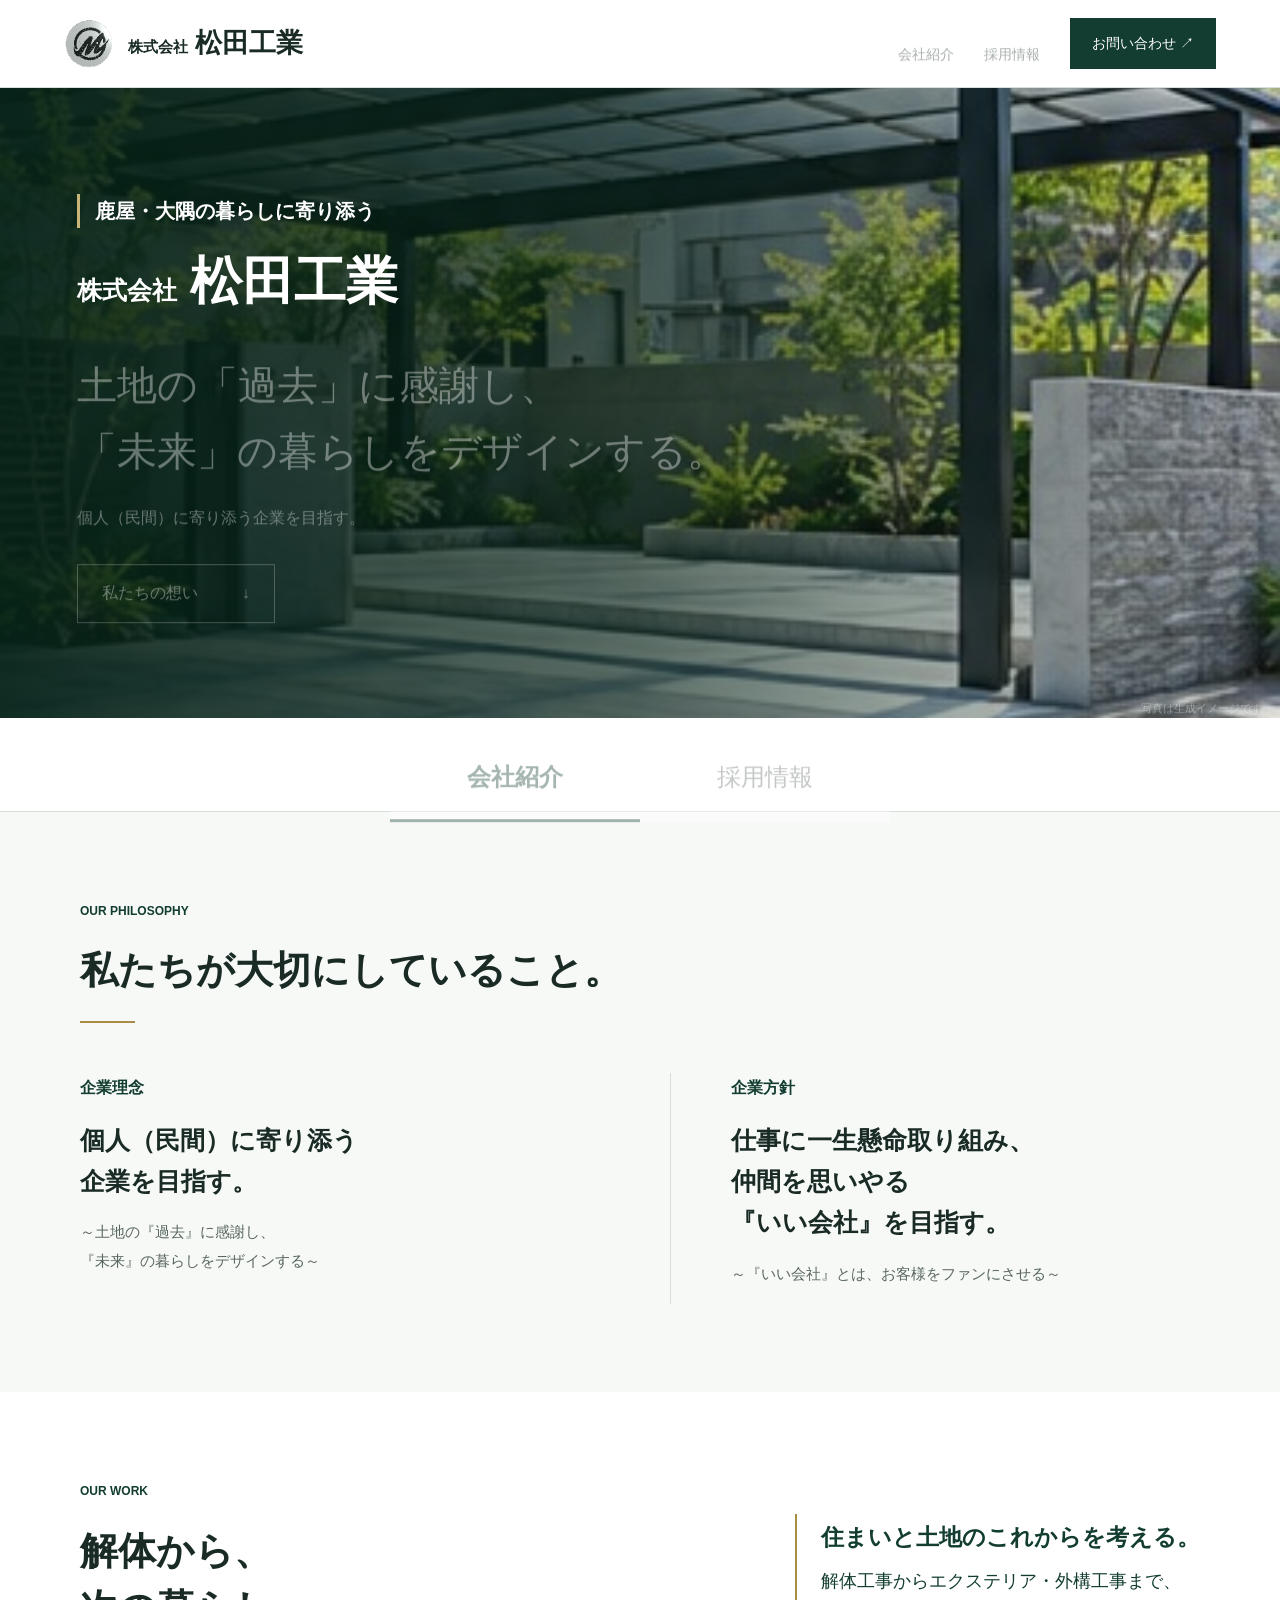
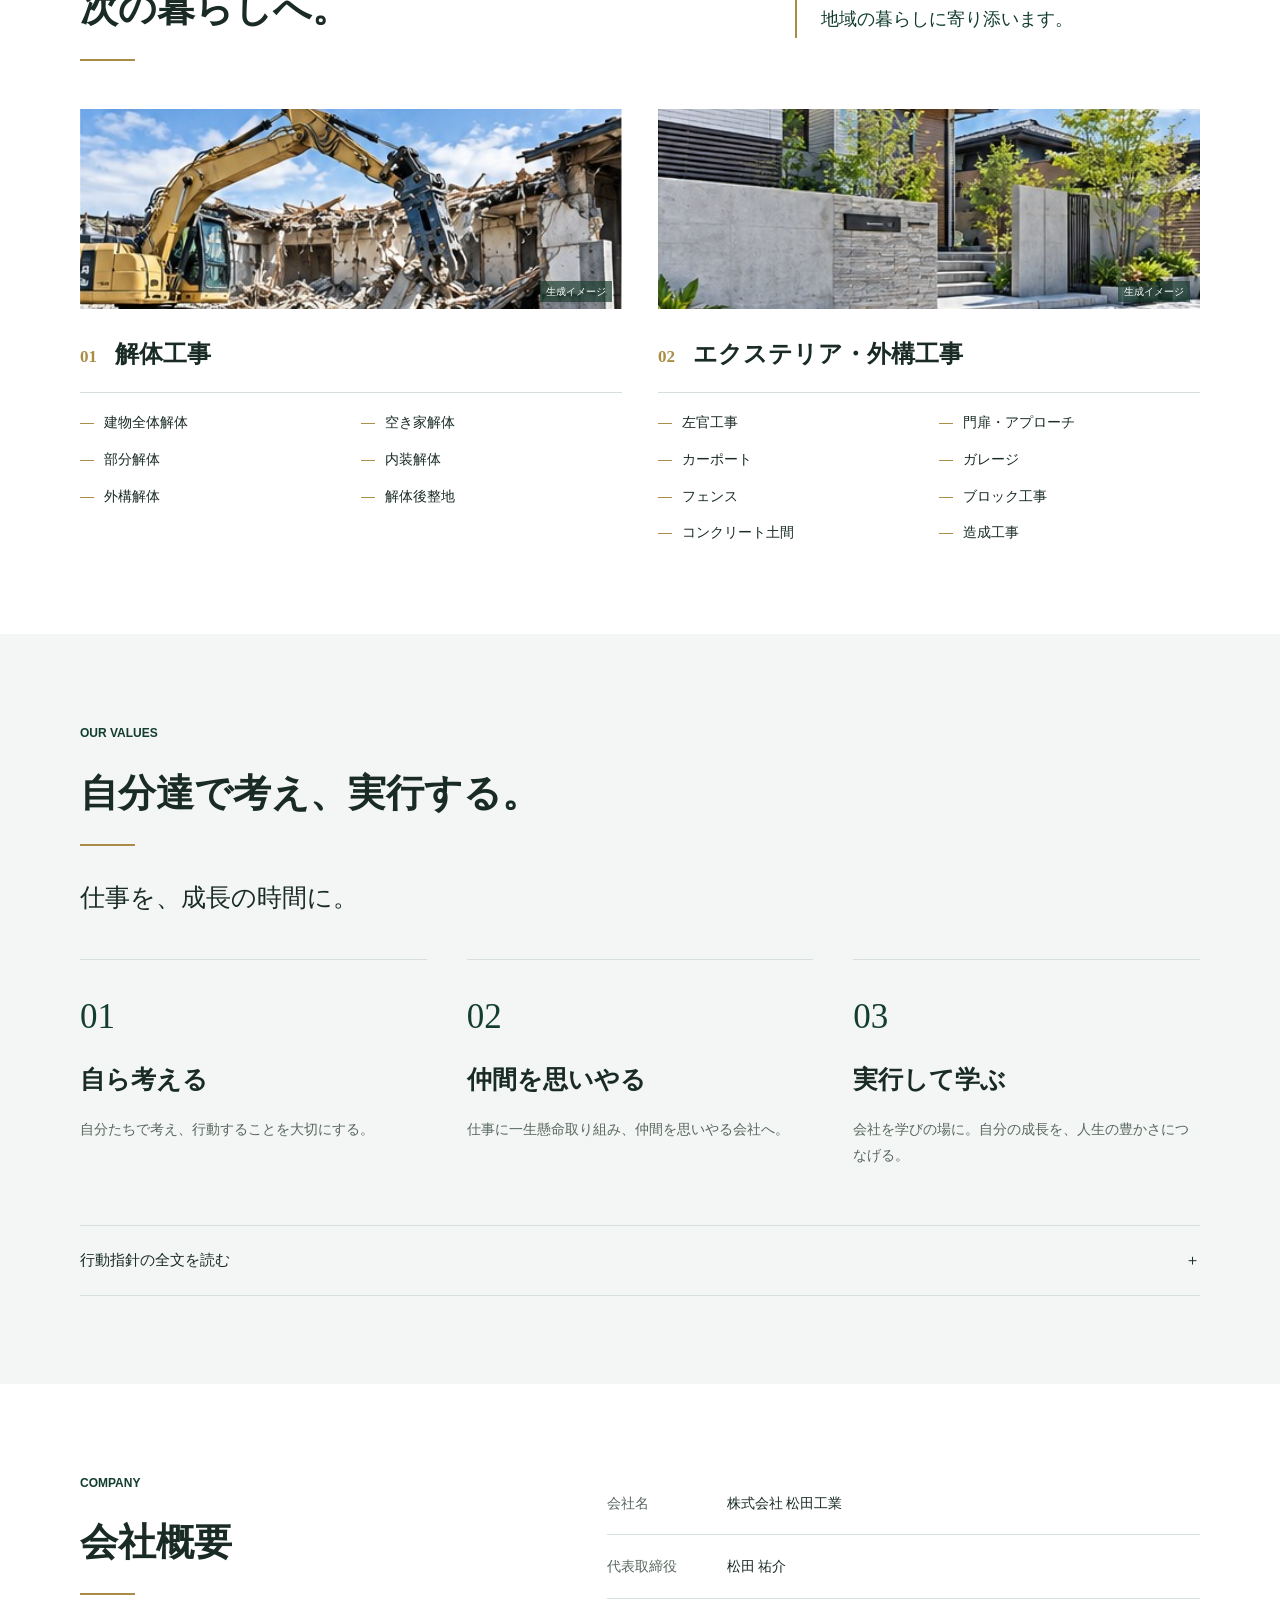
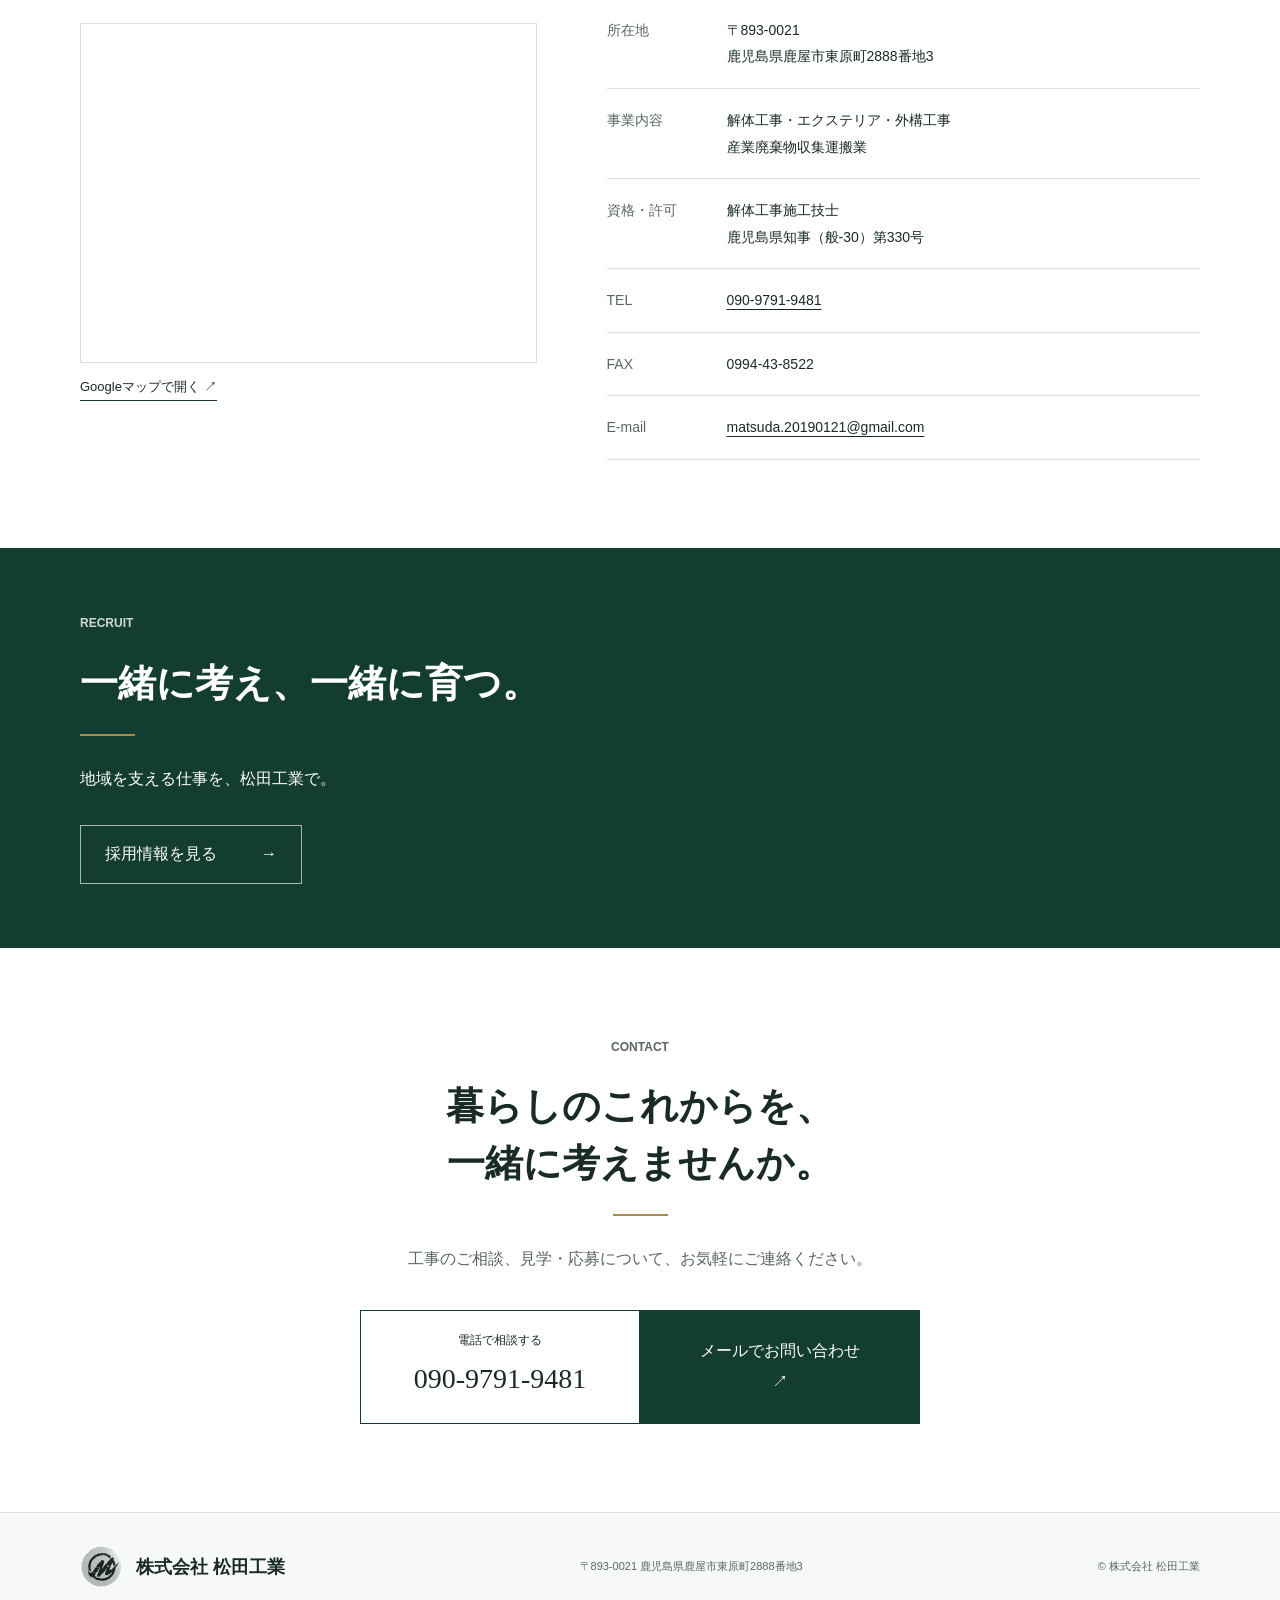
<file: index.html>
<!doctype html>
<html lang="ja">
<head><meta charset="utf-8"><meta name="viewport" content="width=device-width,initial-scale=1"><title>株式会社 松田工業｜会社紹介</title><meta name="description" content="鹿屋・大隅の暮らしに寄り添う株式会社 松田工業。解体工事・エクステリア・外構工事の会社紹介、企業理念、採用情報をご案内します。"><link rel="stylesheet" href="company-preview.css"></head>
<body>
<a class="skip" href="#content">本文へ</a>
<header><a class="brand" href="#company"><iframe class="brand-model" src="matsuda-logo-3d.html?embed=1" title="松田工業3Dロゴ" tabindex="-1" aria-hidden="true"></iframe><span><small>株式会社</small> 松田工業</span></a><nav aria-label="メイン"><a href="#company">会社紹介</a><a href="#recruit">採用情報</a><a class="contact-link" href="#contact">お問い合わせ <span aria-hidden="true">↗</span></a></nav></header>
<main id="content">
<section class="hero" aria-labelledby="hero-title"><div class="hero-inner"><p class="eyebrow">鹿屋・大隅の暮らしに寄り添う</p><h1 id="hero-title"><small>株式会社</small> 松田工業</h1><p class="hero-message">土地の「過去」に感謝し、<br>「未来」の暮らしを<br class="mobile-only">デザインする。</p><p>個人（民間）に寄り添う企業を目指す。</p><a class="light-link" href="#philosophy">私たちの想い <span aria-hidden="true">↓</span></a></div><span class="photo-credit">写真は生成イメージです</span></section>
<div class="switcher" role="tablist" aria-label="会社紹介・採用情報"><button id="company-tab" role="tab" aria-controls="company-panel" aria-selected="true" data-view="company">会社紹介</button><button id="recruit-tab" role="tab" aria-controls="recruit-panel" aria-selected="false" tabindex="-1" data-view="recruit">採用情報</button></div>
<div id="company-panel" role="tabpanel" aria-labelledby="company-tab">
<section class="section philosophy" id="philosophy"><div class="wrap"><p class="eyebrow">OUR PHILOSOPHY</p><h2>私たちが大切に<br class="mobile-only">していること。</h2><div class="beliefs"><article><p class="label">企業理念</p><h3>個人（民間）に寄り添う<br>企業を目指す。</h3><p>～土地の『過去』に感謝し、<br>『未来』の暮らしをデザインする～</p></article><article><p class="label">企業方針</p><h3>仕事に一生懸命取り組み、<br>仲間を思いやる<br>『いい会社』を目指す。</h3><p>～『いい会社』とは、お客様をファンにさせる～</p></article></div></div></section>
<section class="section services" id="services"><div class="wrap"><div class="section-heading"><div><p class="eyebrow">OUR WORK</p><h2>解体から、<br>次の暮らしへ。</h2></div><p><strong>住まいと土地のこれからを考える。</strong><br>解体工事からエクステリア・外構工事まで、<br>地域の暮らしに寄り添います。</p></div><div class="service-grid"><article><figure><img src="company-demolition.jpg" width="480" height="200" loading="lazy" alt="解体工事の生成イメージ"><figcaption>生成イメージ</figcaption></figure><h3><span>01</span> 解体工事</h3><ul><li>建物全体解体</li><li>空き家解体</li><li>部分解体</li><li>内装解体</li><li>外構解体</li><li>解体後整地</li></ul></article><article><figure><img src="company-exterior.jpg" width="478" height="200" loading="lazy" alt="外構工事の生成イメージ"><figcaption>生成イメージ</figcaption></figure><h3><span>02</span> エクステリア・外構工事</h3><ul><li>左官工事</li><li>門扉・アプローチ</li><li>カーポート</li><li>ガレージ</li><li>フェンス</li><li>ブロック工事</li><li>コンクリート土間</li><li>造成工事</li></ul></article></div></div></section>
<section class="section principles" id="principles"><div class="wrap"><p class="eyebrow">OUR VALUES</p><h2>自分達で考え、実行する。</h2><p class="values-lead">仕事を、成長の時間に。</p><div class="values-grid"><article><span>01</span><h3>自ら考える</h3><p>自分たちで考え、行動することを大切にする。</p></article><article><span>02</span><h3>仲間を思いやる</h3><p>仕事に一生懸命取り組み、仲間を思いやる会社へ。</p></article><article><span>03</span><h3>実行して学ぶ</h3><p>会社を学びの場に。自分の成長を、人生の豊かさにつなげる。</p></article></div><details><summary>行動指針の全文を読む <span aria-hidden="true">＋</span></summary><div class="full-values"><p>たった一度しかない人生の一番長い時間、労働の対価をもらうための時間としてしまうことは、もったいない。自分の人生をもっと有意義なもの、自分の成長のための時間にしていくことが、人生を幸せにすることになる。</p><p>自分の時間を成長するために使うことが、自分の人生を大事にすることであり、会社はそのための教育機関、学びの場である。</p><p>そのために、『自分達で考え、実行する。』それが、楽しく働けること、そして考えるから成長につながり、幸せな人生になる。</p><p>～Enjoy life once in a lifetime～</p></div></details></div></section>
<section class="section" id="overview"><div class="wrap overview"><div><p class="eyebrow">COMPANY</p><h2>会社概要</h2><div class="map-shell"><iframe src="https://maps.google.com/maps?q=%E9%B9%BF%E5%85%90%E5%B3%B6%E7%9C%8C%E9%B9%BF%E5%B1%8B%E5%B8%82%E6%9D%B1%E5%8E%9F%E7%94%BA2888%E7%95%AA%E5%9C%B03&amp;z=16&amp;output=embed" title="株式会社 松田工業 所在地の地図" loading="lazy" referrerpolicy="no-referrer-when-downgrade"></iframe></div><a class="text-link" href="https://www.google.com/maps/search/?api=1&amp;query=%E9%B9%BF%E5%85%90%E5%B3%B6%E7%9C%8C%E9%B9%BF%E5%B1%8B%E5%B8%82%E6%9D%B1%E5%8E%9F%E7%94%BA2888%E7%95%AA%E5%9C%B03" target="_blank" rel="noopener">Googleマップで開く ↗</a></div><dl><div><dt>会社名</dt><dd>株式会社 松田工業</dd></div><div><dt>代表取締役</dt><dd>松田 祐介</dd></div><div><dt>所在地</dt><dd>〒893-0021<br>鹿児島県鹿屋市東原町2888番地3</dd></div><div><dt>事業内容</dt><dd>解体工事・エクステリア・外構工事<br>産業廃棄物収集運搬業</dd></div><div><dt>資格・許可</dt><dd>解体工事施工技士<br>鹿児島県知事（般-30）第330号</dd></div><div><dt>TEL</dt><dd><a href="tel:09097919481">090-9791-9481</a></dd></div><div><dt>FAX</dt><dd>0994-43-8522</dd></div><div><dt>E-mail</dt><dd><a href="mailto:matsuda.20190121@gmail.com">matsuda.20190121@gmail.com</a></dd></div></dl></div></section>
<section class="recruit-band"><div class="wrap"><p class="eyebrow">RECRUIT</p><h2>一緒に考え、一緒に育つ。</h2><p>地域を支える仕事を、松田工業で。</p><a class="light-link" href="#recruit">採用情報を見る <span aria-hidden="true">→</span></a></div></section>
</div>
<div id="recruit-panel" role="tabpanel" aria-labelledby="recruit-tab" hidden><section class="section"><div class="wrap"><p class="eyebrow">RECRUIT</p><h2>自分達で考え、実行する。</h2><p class="values-lead">会社は、学びの場。</p><p>解体・外構の仕事を通して学び、成長する。<br>松田工業では、一緒に働く仲間を募集しています。</p><div class="values-grid"><article><span>01</span><h3>未経験歓迎</h3><p>先輩が丁寧にサポートします。</p></article><article><span>02</span><h3>資格取得支援</h3><p>仕事に必要な技術を身につける。</p></article><article><span>03</span><h3>見学も歓迎</h3><p>まずは会社の雰囲気を見に来てください。</p></article></div><a class="solid-link" href="#contact">見学・応募について相談する →</a></div></section></div>
<section class="section contact" id="contact"><div class="wrap"><p class="eyebrow">CONTACT</p><h2>暮らしのこれからを、<br>一緒に考えませんか。</h2><p>工事のご相談、見学・応募について、お気軽にご連絡ください。</p><div class="contact-actions"><a href="tel:09097919481"><small>電話で相談する</small><strong>090-9791-9481</strong></a><a href="mailto:matsuda.20190121@gmail.com">メールでお問い合わせ <span aria-hidden="true">↗</span></a></div></div></section>
</main><footer><div class="wrap"><a class="brand" href="#company"><iframe class="brand-model" src="matsuda-logo-3d.html?embed=1" title="松田工業3Dロゴ" tabindex="-1" aria-hidden="true" loading="lazy"></iframe><span>株式会社 松田工業</span></a><p>〒893-0021 鹿児島県鹿屋市東原町2888番地3</p><small>© 株式会社 松田工業</small></div></footer><script src="company-preview.js"></script>
</body></html>
</file>
<file: company-preview.css>
:root{--green:#123d30;--ink:#192b24;--muted:#59675f;--line:#d7dfda;--gold:#a98d47}*{box-sizing:border-box}html{scroll-behavior:smooth;scroll-padding-top:92px}body{margin:0;background:#fff;color:var(--ink);font-family:Meiryo,'Yu Gothic',sans-serif;line-height:1.9;letter-spacing:0}a{color:inherit;text-decoration:none}button{font:inherit}img{display:block;max-width:100%}header{height:88px;padding:12px 5%;display:flex;align-items:center;justify-content:space-between;background:#fff;position:sticky;top:0;z-index:10;border-bottom:1px solid var(--line);gap:20px}.brand{display:flex;align-items:center;gap:12px;font-family:'Yu Mincho',serif;font-size:27px;font-weight:700;white-space:nowrap}.brand img{object-fit:contain;flex-shrink:0}.brand small{font-size:15px}nav{display:flex;gap:30px;align-items:center;font-size:14px}.contact-link,.solid-link{padding:12px 22px;background:var(--green);color:white}.hero{min-height:570px;height:70vh;max-height:740px;background:linear-gradient(90deg,rgba(6,35,24,.93),rgba(6,35,24,.65) 50%,rgba(6,35,24,.08)),url('company-hero.jpg') center 58%/cover;position:relative;color:white;display:flex;align-items:center}.hero-inner{width:min(1160px,88%);margin:auto}.eyebrow{font-size:12px;color:var(--green);font-weight:700;margin:0 0 20px}.hero .eyebrow{color:#e3e9dc}h1{font-family:'Yu Mincho',serif;font-size:52px;line-height:1.3;margin:16px 0 26px}h1 small{font-size:25px}.hero-message{font-family:'Yu Mincho',serif;font-size:40px;line-height:1.65;margin:0 0 18px}.light-link{display:inline-flex;align-items:center;justify-content:space-between;gap:44px;padding:13px 24px;border:1px solid #ffffffa0;margin-top:15px}.light-link:hover{background:#ffffff18}.photo-credit{position:absolute;right:18px;bottom:10px;font-size:11px;color:white;text-shadow:0 1px 4px black}.switcher{display:flex;justify-content:center;border-bottom:1px solid var(--line);background:white;gap:0;padding:8px 5% 0}.switcher button{width:250px;padding:18px 24px;border:0;border-bottom:3px solid transparent;background:white;color:#667069;cursor:pointer;font-family:'Yu Mincho',serif;font-size:24px}.switcher button[aria-selected=true]{color:var(--green);border-bottom-color:var(--green);font-weight:bold}.section{padding:88px 0}.wrap{width:min(1120px,88%);margin:auto}h2{font-size:38px;font-family:'Yu Mincho',serif;line-height:1.5;margin:0 0 28px;font-weight:600}h2:after{content:'';display:block;width:55px;height:2px;background:var(--gold);margin-top:22px}h3{font-family:'Yu Mincho',serif;font-size:25px;line-height:1.65;font-weight:600;margin:8px 0 16px}p{margin:0 0 16px}.philosophy{background:#f7f9f7}.beliefs{display:grid;grid-template-columns:1fr 1fr;gap:60px;margin-top:50px}.beliefs article+article{border-left:1px solid var(--line);padding-left:60px}.label{color:var(--green);font-weight:700;font-size:16px}.beliefs p:not(.label){color:var(--muted);font-size:15px}.section-heading{display:flex;justify-content:space-between;align-items:center;gap:40px}.section-heading>p{color:var(--muted);max-width:440px}.service-grid{display:grid;grid-template-columns:1fr 1fr;gap:36px;margin-top:20px}figure{position:relative;margin:0}figure img{width:100%;aspect-ratio:2.4;object-fit:cover}figcaption{position:absolute;bottom:7px;right:10px;color:white;font-size:10px;background:#17392baa;padding:1px 6px}.service-grid h3{border-bottom:1px solid var(--line);padding:18px 0;font-size:24px}.service-grid h3 span{font-family:Georgia,serif;font-size:17px;color:var(--gold);margin-right:12px}.service-grid ul{padding:0;margin:0;list-style:none;display:grid;grid-template-columns:1fr 1fr;gap:10px 20px;font-size:14px}.service-grid li:before{content:'—';color:var(--gold);margin-right:10px}.principles{background:#f3f6f4}.values-lead{font-family:'Yu Mincho',serif;font-size:25px}.values-grid{display:grid;grid-template-columns:repeat(3,1fr);gap:40px;margin:38px 0}.values-grid article{border-top:1px solid var(--line);padding-top:24px}.values-grid span{font-family:Georgia,serif;font-size:35px;color:var(--green)}.values-grid p{font-size:14px;color:var(--muted)}details{border-top:1px solid var(--line);border-bottom:1px solid var(--line);margin-top:40px}summary{padding:20px 0;cursor:pointer;font-size:15px;display:flex;justify-content:space-between}.full-values{max-width:860px;padding:8px 0 20px;font-size:15px;line-height:2.2}.overview{display:grid;grid-template-columns:1fr 1.3fr;gap:70px}.model-shell{height:340px;overflow:hidden;border:1px solid var(--line);border-radius:6px}.model-shell iframe{width:100%;height:100%;border:0}.text-link{display:inline-block;border-bottom:1px solid var(--green);font-size:13px;margin-top:12px}dl{margin:0}dl>div{display:grid;grid-template-columns:100px 1fr;gap:20px;border-bottom:1px solid var(--line);padding:18px 0;font-size:14px}dt{color:var(--muted)}dd{margin:0;overflow-wrap:anywhere}dd a{text-decoration:underline;text-underline-offset:4px}.recruit-band{background:var(--green);color:white;padding:64px 0}.recruit-band .eyebrow{color:#ced8cf}.contact{text-align:center}.contact h2:after{margin-left:auto;margin-right:auto}.contact p{color:var(--muted)}.contact-actions{display:flex;justify-content:center;align-items:stretch;margin-top:35px}.contact-actions a{display:flex;flex-direction:column;justify-content:center;padding:18px 36px;border:1px solid var(--green);min-width:280px}.contact-actions a+a{background:var(--green);color:white}.contact-actions small{font-size:12px}.contact-actions strong{font-family:Georgia,serif;font-size:28px;font-weight:400}.contact-actions a:hover{box-shadow:inset 0 0 0 2px var(--gold)}footer{border-top:1px solid var(--line);padding:32px 0;background:#f7f9f7}footer .wrap{display:flex;align-items:center;justify-content:space-between;gap:20px;flex-wrap:wrap}footer .brand{font-size:18px}footer p,footer small{font-size:11px;margin:0;color:var(--muted)}.mobile-only{display:none}[hidden]{display:none!important}.skip{position:fixed;top:-90px;left:20px;background:white;z-index:100;padding:10px}.skip:focus{top:10px}a:focus-visible,button:focus-visible,summary:focus-visible{outline:3px solid #bc9341;outline-offset:5px}@media(prefers-reduced-motion:reduce){html{scroll-behavior:auto}}@media(max-width:900px){nav{gap:15px}.brand{font-size:23px}.overview{gap:30px;grid-template-columns:1fr 1.2fr}.beliefs{gap:30px}.beliefs article+article{padding-left:30px}.service-grid h3{font-size:21px}}@media(max-width:650px){header{height:72px;padding:10px 5%;gap:10px}.brand{font-size:21px;gap:7px}.brand img{width:38px;height:38px}.brand small{display:none}nav>a:not(.contact-link){display:none}.contact-link{font-size:11px;padding:9px 12px;white-space:nowrap}.hero{height:auto;min-height:535px;max-height:none;background-position:65% center}.hero-inner{padding:48px 0}h1{font-size:36px}h1 small{font-size:18px}.hero-message{font-size:27px;line-height:1.8}.hero-inner>p:not(.hero-message){font-size:12px}.mobile-only{display:block}.switcher button{font-size:20px;padding:15px 10px}.section{padding:58px 0}h2{font-size:28px}.beliefs,.service-grid,.overview{grid-template-columns:1fr;gap:35px}.beliefs{margin-top:25px}.beliefs article+article{padding-left:0;border-left:0;border-top:1px solid var(--line);padding-top:25px}h3{font-size:22px}.section-heading{display:block}.section-heading>p{font-size:14px}.values-grid{grid-template-columns:1fr;gap:12px}.values-grid article{display:grid;grid-template-columns:45px 1fr;column-gap:15px}.values-grid h3{margin:0}.values-grid p{grid-column:2}.contact-actions{flex-direction:column}.contact-actions a{min-width:0;padding:16px}.contact>div>p{font-size:14px}.model-shell{height:380px}dl>div{grid-template-columns:80px 1fr;gap:12px}.recruit-band{padding:48px 0}footer .wrap{display:block}footer p{margin:18px 0 10px}}
.brand-model{display:block;width:52px;height:52px;flex:0 0 52px;border:0;pointer-events:none}
.hero .hero-inner>.eyebrow{font-size:20px;font-weight:700;color:#fff;line-height:1.7;border-left:3px solid #c8b579;padding-left:15px;text-shadow:0 2px 8px #06231880}
#services .section-heading>p{font-size:18px;line-height:2.1;font-weight:500;color:var(--green);border-left:2px solid var(--gold);padding-left:24px}
#services .section-heading>p strong{font-family:'Yu Mincho',serif;font-size:23px;font-weight:700}
.brand>span{display:inline-block}
@media(max-width:650px){.hero .hero-inner>.eyebrow{font-size:17px;padding-left:12px}#services .section-heading>p{font-size:15px;padding-left:16px}#services .section-heading>p strong{font-size:20px}}
footer .brand-model{width:44px;height:44px;flex-basis:44px}
.map-shell{height:340px;overflow:hidden;border:1px solid var(--line)}
.map-shell iframe{display:block;width:100%;height:100%;border:0}
@media(max-width:650px){header .brand-model{width:38px;height:38px;flex-basis:38px}.map-shell{height:300px}}
</file>
